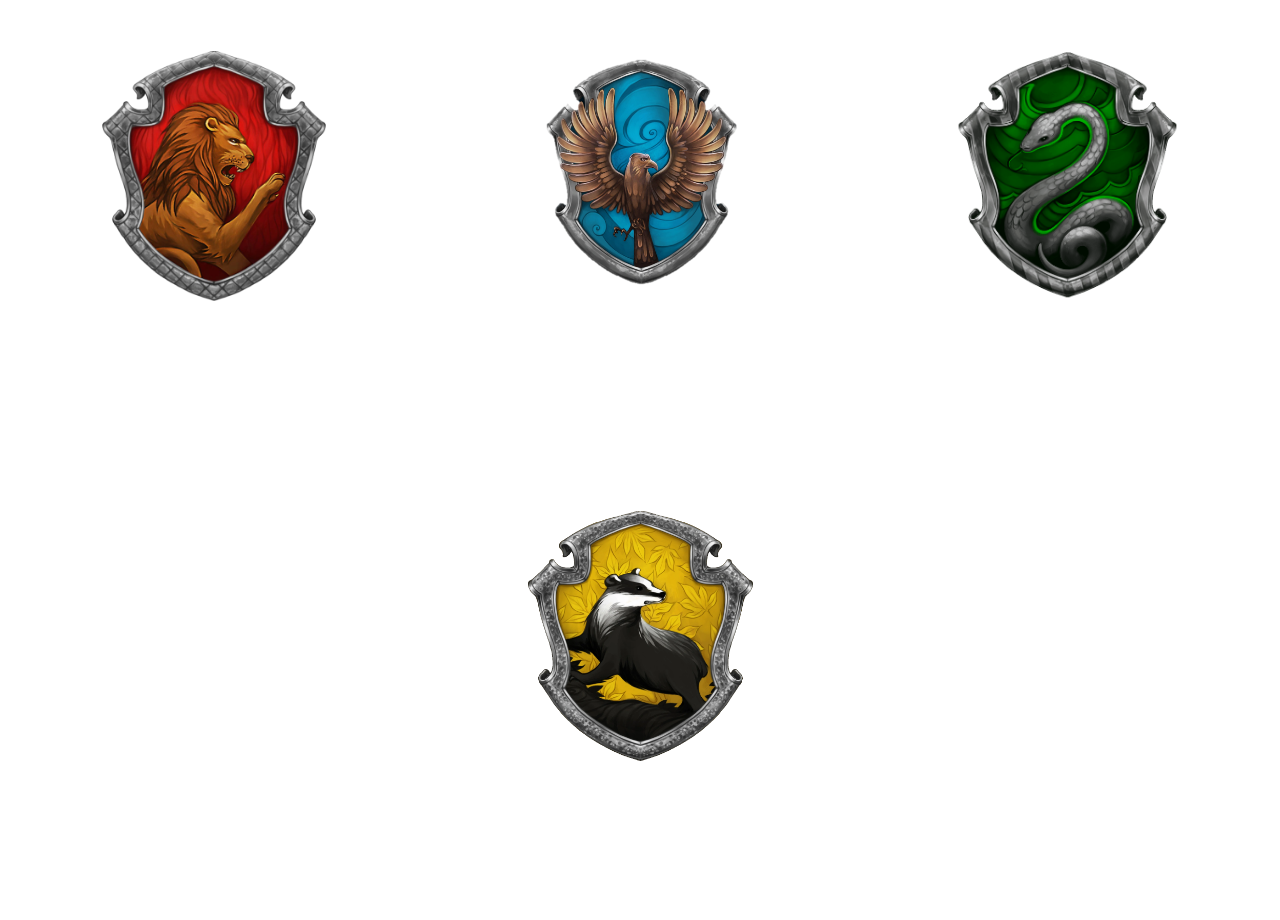
<file: whichHouse.html>
<!DOCTYPE html>
<html lang="en">
<head>
    <meta charset="UTF-8">
    <meta http-equiv="X-UA-Compatible" content="IE=edge">
    <meta name="viewport" content="width=device-width, initial-scale=1.0">
    <title>Common Rooms</title>
    <link rel="stylesheet" href="whichHouse.css">
</head>
<body>
    
    <body class="container">
        <div class="card">
            <div class="content">
                <img src="img/griffin.webp">
                <a href="#griffindor.html"><h3>Griffindor</h3></a>
            </div>
        </div>
        <div class="card">
            <div class="content">
                <img src="img/ravnklo.webp">
                <a href="#ravenclaw.html"><h3>Ravenclaw</h3></a>
            </div>
        </div>
        <div class="card">
            <div class="content">
                <img src="img/slyth.png">
                <a href="slytherin.html"><h3>Slytherin</h3></a>
            </div>
        </div>
        <div class="card">
            <div class="content">
                <img src="img/hufflepuff.webp">
                <a href="hufflepuff.html"><h3>Hufflepuff</h3></a>
            </div>
        </div>
    </body>
    
</body>
</html>
</file>
<file: whichHouse.css>
@import url('https://fonts.googleapis.com/css2?family=Poppins:wght@200;300;400;500;600;700;800&display=swap');

*{
  margin: 0;
  padding: 0;
  box-sizing: border-box;
  font-family: 'poppins', sans-serif;
}

body{
  display: flex;
  justify-content: center;
  align-items: center; 
  min-height: 100vh;
  background-image: url(https://www.gannett-cdn.com/media/2016/03/28/Phoenix/Phoenix/635947826708926352-Portrait-Gallery-in-Hogwarts-Castle-WWoHP-at-USH.jpg?width=2560);
}

body::before{
  content: '';
  position: absolute;
  top: 0;
  left: 0;
  width: 100%;
  height: 100%;
  /*background: url(https://images.unsplash.com/photo-1568131285503-7fb4bfc21765?ixlib=rb-1.2.1&ixid=MnwxMjA3fDB8MHxzZWFyY2h8NHx8Y2FzdGxlJTIwd2FsbHxlbnwwfHwwfHw%3D&w=1000&q=80); */
}

.container{
  display: flex;
  flex-direction: row;
  justify-content: space-around;
  flex-flow: wrap;
  z-index: 1;
}

.container .card{
  display: flex;
  flex-direction: row;
  justify-content: space-around;
  flex-flow: wrap;
  width: 280px;
  height: 400px;
  margin: 30px;
  border-radius: 15px;
  background: transparent;
  border-top: 1px solid transparent;
  border-left: 1px solid transparent;
  backdrop-filter: blur(5px);
}
.container img{
  height: 250px;
  width: auto;
}
.container .card .content{
  padding: 20px;
  text-align: center;
  transition: 0.5s;
}

.container .card h3{
  font-size: 1.8rem;
  color: white;
  z-index: 1;
}

a:link{
 color:white;
}


@media screen and (max-width: 1000px) {
  .card {
    width: 40%;
  }
}

@media screen and (max-width: 620px) {
  .container {
    width: 100%;
  }

  .heading {
    padding: 20px;
    font-size: 20px;
  }

  .card {
    width: 80%;
  }
}
</file>
